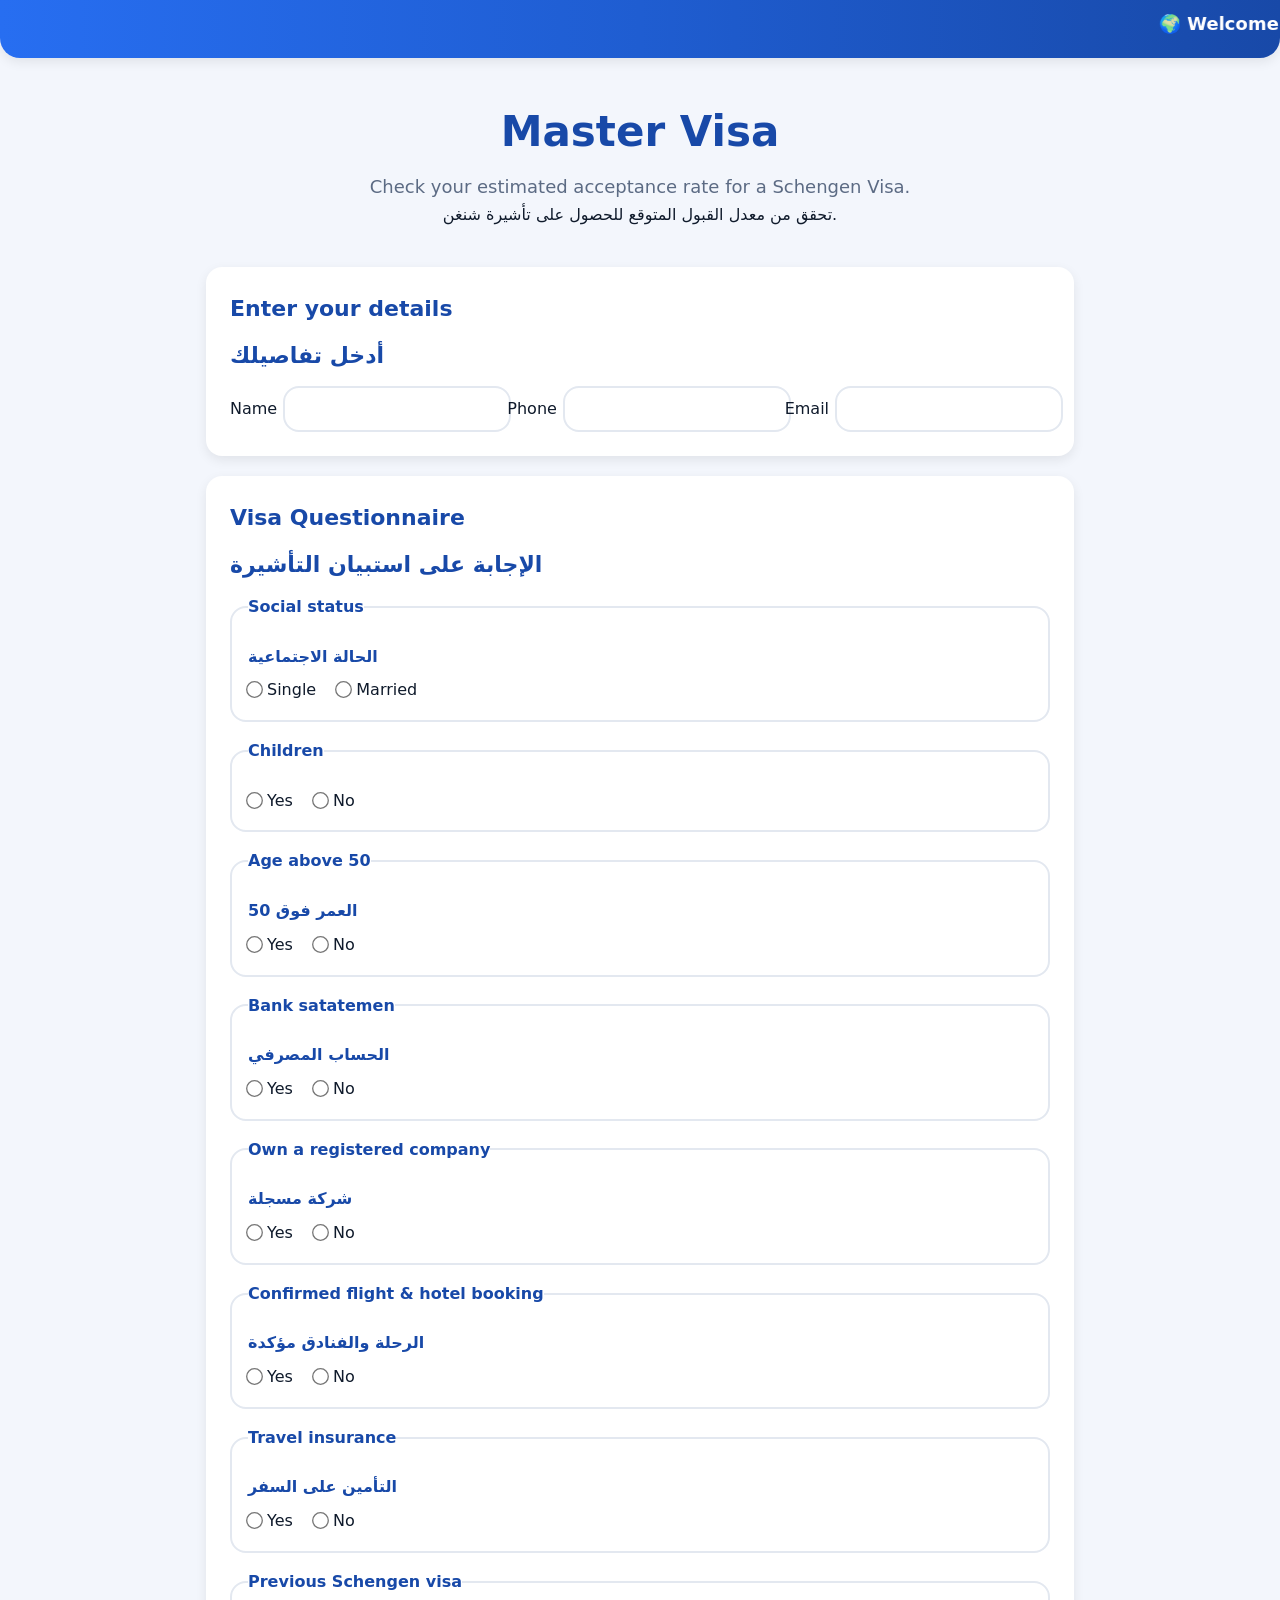
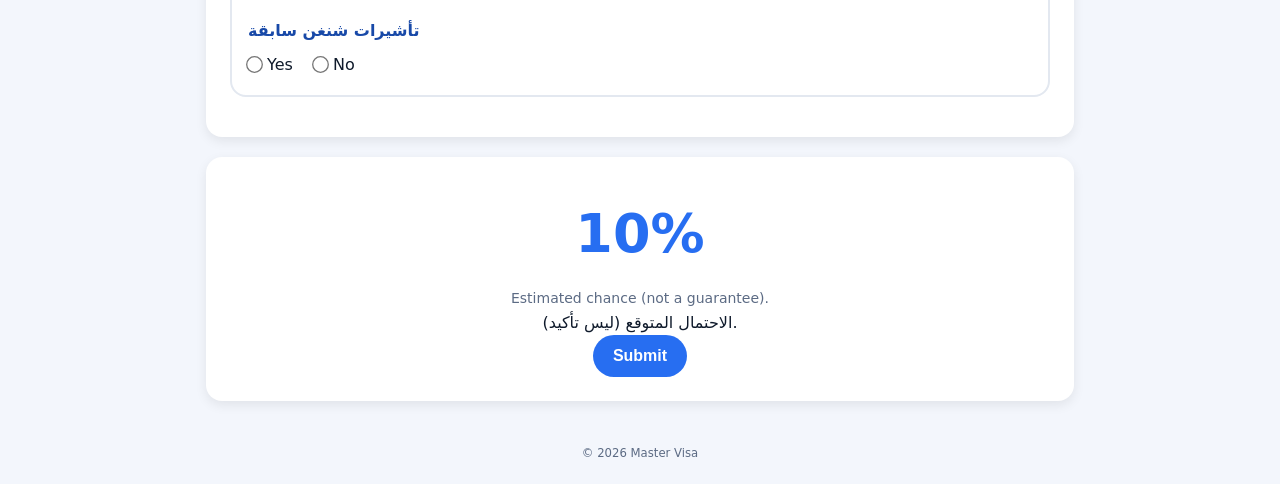
<file: index.html>
<!doctype html>
<html lang="en">
<head>
  <meta charset="utf-8">
  <meta name="viewport" content="width=device-width, initial-scale=1">
  <title>Master Visa - Check</title>
  <link rel="stylesheet" href="lo.css">
</head>
<body>
  <!-- Welcome -->
  <div class="welcome-bar">
    <marquee>🌍 Welcome to Master Visa Website | مرحبا بكم في موقع ماستر فيزا 🌍</marquee>
  </div>

  <!-- Header -->
  <header class="site-header">
    <h1>Master Visa</h1>
    <p class="tagline">Check your estimated acceptance rate for a Schengen Visa.</p>
    <p>تحقق من معدل القبول المتوقع للحصول على تأشيرة شنغن.</p>
  </header>

  <main>
    <!-- User info form -->
    <section class="card">
      <h2>Enter your details</h2>
      <h2>أدخل تفاصيلك</h2>
      <form id="userForm">
        <div class="grid">
          <label>Name <input type="text" id="name" required></label>
          <label>Phone <input type="tel" id="phone" required></label>
          <label class="full">Email <input type="email" id="email" required></label>
        </div>
      </form>
    </section>

    <!-- Questionnaire -->
    <section class="card">
      <h2>Visa Questionnaire</h2>
      <h2>الإجابة على استبيان التأشيرة</h2>
      <form id="quizForm">
        <fieldset>
          <legend>Social status</legend>
          <legend>الحالة الاجتماعية</legend>  
          <label><input type="radio" name="marital" value="single"> Single</label>
          <label><input type="radio" name="marital" value="married"> Married</label>
        </fieldset>

        <fieldset>
          <legend>Children</legend>
          <label><input type="radio" name="children" value="yes"> Yes</label>
          <label><input type="radio" name="children" value="no"> No</label>
        </fieldset>

        <fieldset>
          <legend>Age above 50</legend>
          <legend>العمر فوق 50</legend>
          <label><input type="radio" name="age50" value="yes"> Yes</label>
          <label><input type="radio" name="age50" value="no"> No</label>
        </fieldset>

        <fieldset>
          <legend>Bank  satatemen</legend>
          <legend>الحساب المصرفي</legend>
          <label><input type="radio" name="bank" value="yes"> Yes</label>
          <label><input type="radio" name="bank" value="no"> No</label>
        </fieldset>

        <fieldset>
          <legend>Own a registered company</legend>
          <legend> شركة مسجلة</legend>
          <label><input type="radio" name="company" value="yes"> Yes</label>
          <label><input type="radio" name="company" value="no"> No</label>
        </fieldset>

        <fieldset>
          <legend>Confirmed flight & hotel booking</legend>
          <legend> الرحلة والفنادق مؤكدة</legend>
          <label><input type="radio" name="booking" value="yes"> Yes</label>
          <label><input type="radio" name="booking" value="no"> No</label>
        </fieldset>

        <fieldset>
          <legend>Travel insurance</legend>
          <legend> التأمين على السفر</legend>
          <label><input type="radio" name="insurance" value="yes"> Yes</label>
          <label><input type="radio" name="insurance" value="no"> No</label>
        </fieldset>

        <fieldset>
          <legend>Previous Schengen visa</legend>
          <legend>تأشيرات شنغن سابقة</legend>
          <label><input type="radio" name="prev" value="yes"> Yes</label>
          <label><input type="radio" name="prev" value="no"> No</label>
        </fieldset>
      </form>
    </section>

    <!-- Score + Button -->
    <section class="card score">
      <div id="scoreValue" class="score-value">10%</div>
      <p class="score-help">Estimated chance (not a guarantee).</p>
      <p>الاحتمال المتوقع (ليس تأكيد).</p>
      <button id="submitBtn" class="btn primary">Submit</button>
      
      <p id="errorMsg" class="lead-msg"></p>
    </section>
  </main>

  <footer class="site-footer">
    <small>© <span id="year"></span> Master Visa</small>
  </footer>

  <script src="app.js"></script>
</body>
</html>
</file>
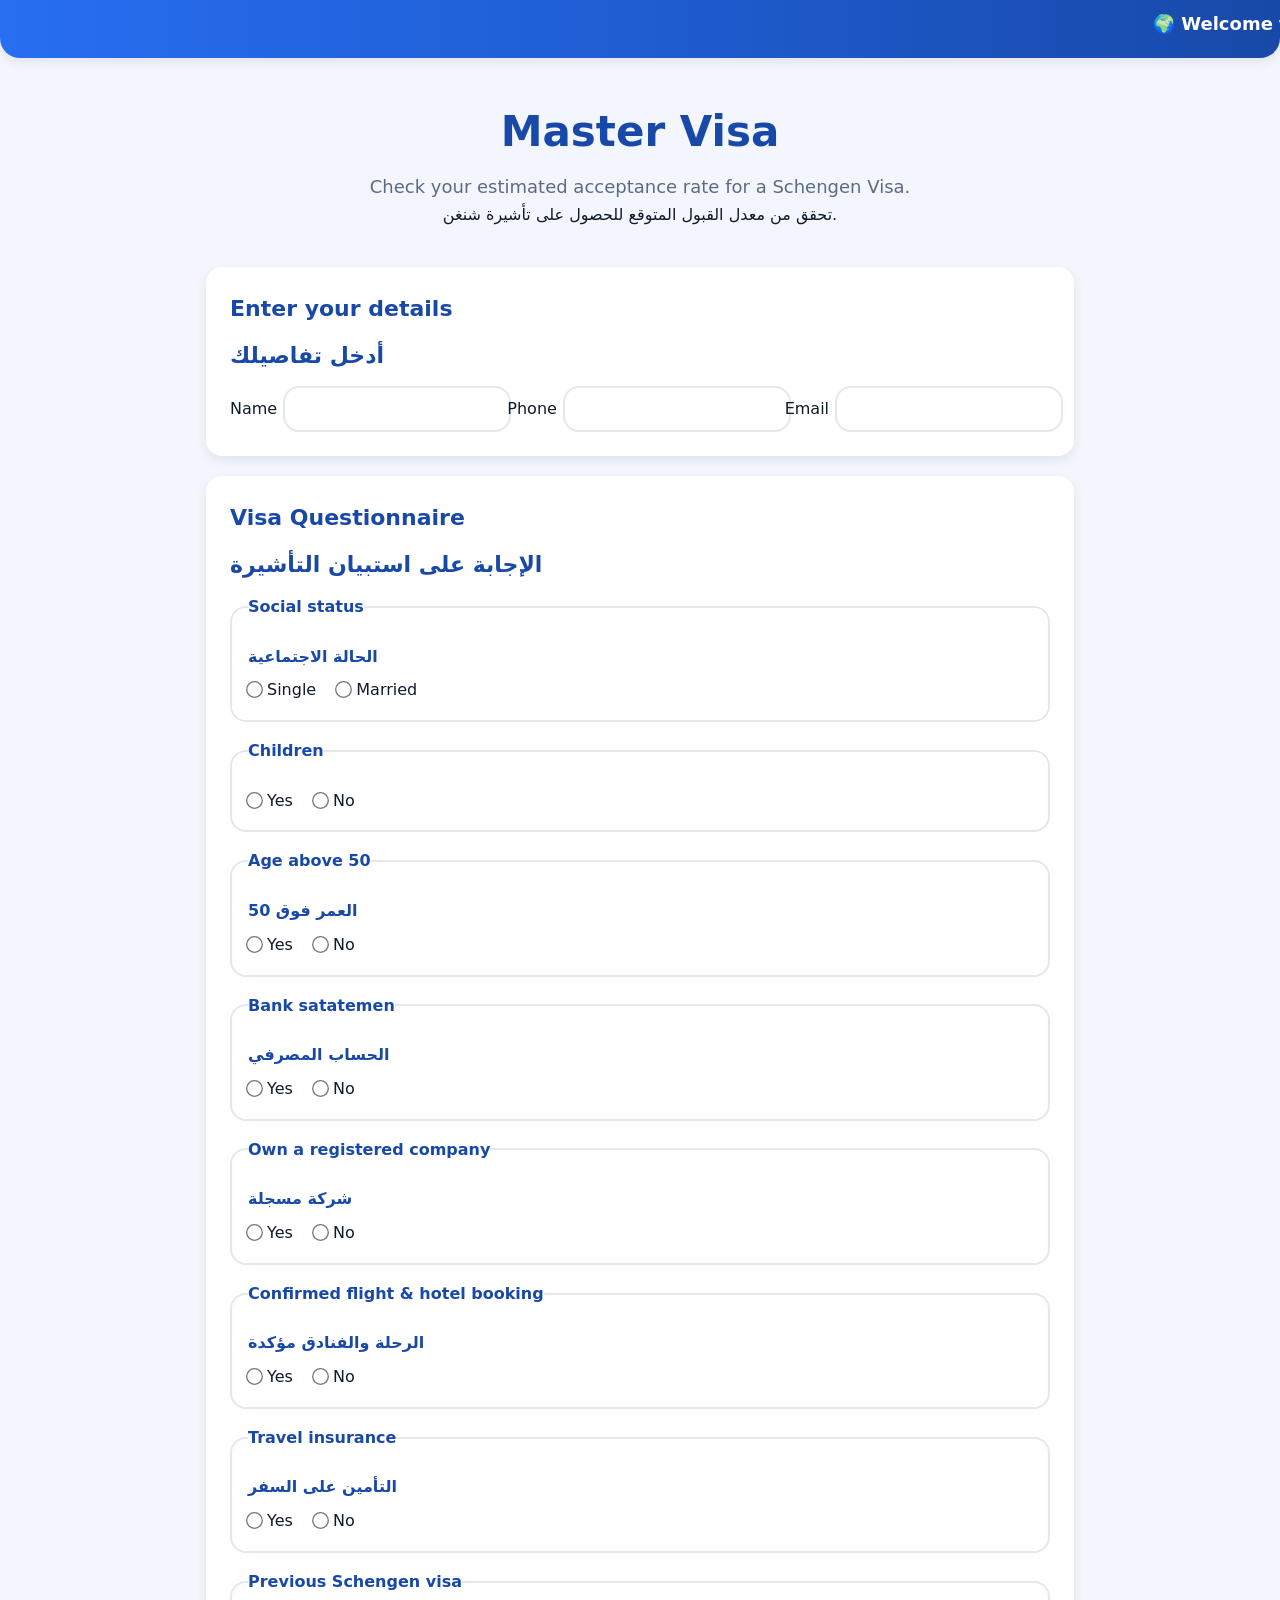
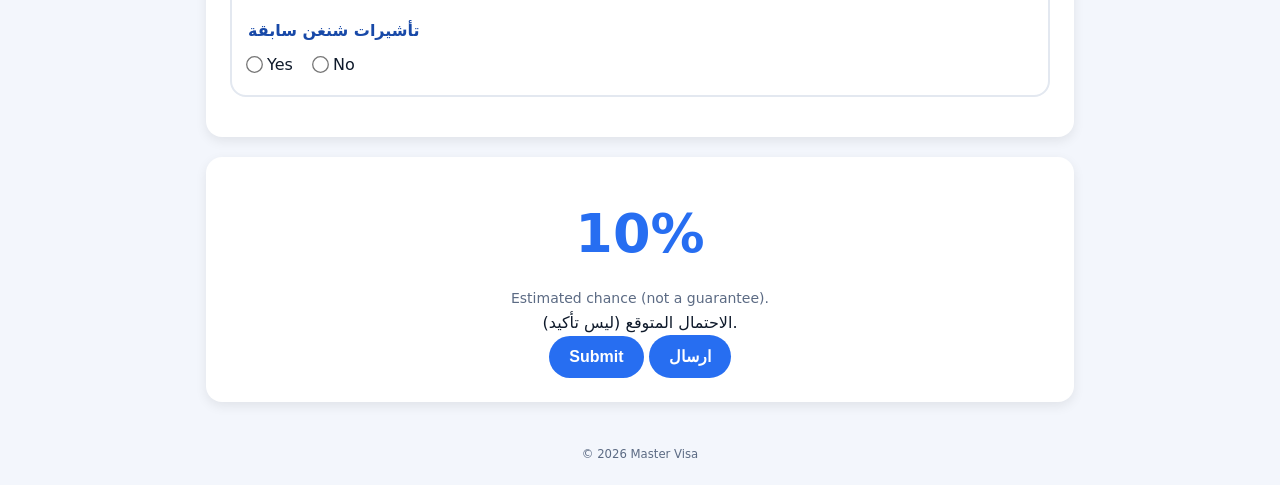
<file: index.html.html>
<!doctype html>
<html lang="en">
<head>
  <meta charset="utf-8">
  <meta name="viewport" content="width=device-width, initial-scale=1">
  <title>Master Visa - Check</title>
  <link rel="stylesheet" href="lo.css">
</head>
<body>
  <!-- Welcome -->
  <div class="welcome-bar">
    <marquee>🌍 Welcome to Master Visa Website | مرحبا بكم في موقع ماستر فيزا 🌍</marquee>
  </div>

  <!-- Header -->
  <header class="site-header">
    <h1>Master Visa</h1>
    <p class="tagline">Check your estimated acceptance rate for a Schengen Visa.</p>
    <p>تحقق من معدل القبول المتوقع للحصول على تأشيرة شنغن.</p>
  </header>

  <main>
    <!-- User info form -->
    <section class="card">
      <h2>Enter your details</h2>
      <h2>أدخل تفاصيلك</h2>
      <form id="userForm">
        <div class="grid">
          <label>Name <input type="text" id="name" required></label>
          <label>Phone <input type="tel" id="phone" required></label>
          <label class="full">Email <input type="email" id="email" required></label>
        </div>
      </form>
    </section>

    <!-- Questionnaire -->
    <section class="card">
      <h2>Visa Questionnaire</h2>
      <h2>الإجابة على استبيان التأشيرة</h2>
      <form id="quizForm">
        <fieldset>
          <legend>Social status</legend>
          <legend>الحالة الاجتماعية</legend>  
          <label><input type="radio" name="marital" value="single"> Single</label>
          <label><input type="radio" name="marital" value="married"> Married</label>
        </fieldset>

        <fieldset>
          <legend>Children</legend>
          <label><input type="radio" name="children" value="yes"> Yes</label>
          <label><input type="radio" name="children" value="no"> No</label>
        </fieldset>

        <fieldset>
          <legend>Age above 50</legend>
          <legend>العمر فوق 50</legend>
          <label><input type="radio" name="age50" value="yes"> Yes</label>
          <label><input type="radio" name="age50" value="no"> No</label>
        </fieldset>

        <fieldset>
          <legend>Bank  satatemen</legend>
          <legend>الحساب المصرفي</legend>
          <label><input type="radio" name="bank" value="yes"> Yes</label>
          <label><input type="radio" name="bank" value="no"> No</label>
        </fieldset>

        <fieldset>
          <legend>Own a registered company</legend>
          <legend> شركة مسجلة</legend>
          <label><input type="radio" name="company" value="yes"> Yes</label>
          <label><input type="radio" name="company" value="no"> No</label>
        </fieldset>

        <fieldset>
          <legend>Confirmed flight & hotel booking</legend>
          <legend> الرحلة والفنادق مؤكدة</legend>
          <label><input type="radio" name="booking" value="yes"> Yes</label>
          <label><input type="radio" name="booking" value="no"> No</label>
        </fieldset>

        <fieldset>
          <legend>Travel insurance</legend>
          <legend> التأمين على السفر</legend>
          <label><input type="radio" name="insurance" value="yes"> Yes</label>
          <label><input type="radio" name="insurance" value="no"> No</label>
        </fieldset>

        <fieldset>
          <legend>Previous Schengen visa</legend>
          <legend>تأشيرات شنغن سابقة</legend>
          <label><input type="radio" name="prev" value="yes"> Yes</label>
          <label><input type="radio" name="prev" value="no"> No</label>
        </fieldset>
      </form>
    </section>

    <!-- Score + Button -->
    <section class="card score">
      <div id="scoreValue" class="score-value">10%</div>
      <p class="score-help">Estimated chance (not a guarantee).</p>
      <p>الاحتمال المتوقع (ليس تأكيد).</p>
      <button id="submitBtn" class="btn primary">Submit</button>
      <button id="submitBtn" class="btn primary">ارسال</button>
      <p id="errorMsg" class="lead-msg"></p>
    </section>
  </main>

  <footer class="site-footer">
    <small>© <span id="year"></span> Master Visa</small>
  </footer>

  <script src="app.js"></script>
</body>
</html>
</file>
<file: lo.css>
/* Master Visa Website - Modern Colorful Style */
:root {
  --bg: #f3f6fc;
  --card: #ffffff;
  --text: #0f1a2b;
  --muted: #5c6b84;
  --primary: #276ef1;
  --primary-dark: #1849a8;
  --accent: #ff6b6b;
  --success: #2ecc71;
  --radius: 16px;
  --transition: 0.3s ease;
  --shadow: 0 4px 12px rgba(0,0,0,0.08);
}

* {
  margin: 0;
  padding: 0;
  box-sizing: border-box;
}

body {
  font-family: 'Inter', system-ui, Arial, sans-serif;
  background: var(--bg);
  color: var(--text);
  line-height: 1.6;
}

/* ===== Welcome Bar ===== */
.welcome-bar {
  background: linear-gradient(90deg, #276ef1, #1f5dd1, #1849a8);
  color: #fff;
  font-size: 18px;
  font-weight: 600;
  padding: 10px 0;
  border-bottom-left-radius: 20px;
  border-bottom-right-radius: 20px;
  box-shadow: var(--shadow);
}

/* ===== Navigation ===== */
.nav-bar {
  background: #fff;
  border-radius: 30px;
  margin: 15px auto;
  padding: 12px 25px;
  max-width: 900px;
  box-shadow: var(--shadow);
  position: sticky;
  top: 0;
  z-index: 100;
}

.nav-bar ul {
  list-style: none;
  display: flex;
  justify-content: center;
  gap: 25px;
}

.nav-bar a {
  text-decoration: none;
  color: var(--text);
  font-weight: 600;
  font-size: 17px;
  padding: 8px 15px;
  border-radius: 20px;
  transition: var(--transition);
}

.nav-bar a:hover {
  background: var(--primary);
  color: #fff;
  box-shadow: 0 3px 8px rgba(39,110,241,0.3);
  transform: translateY(-2px);
}

/* ===== Header ===== */
.site-header {
  text-align: center;
  padding: 40px 20px 20px;
}

.site-header h1 {
  font-size: 42px;
  font-weight: 800;
  margin-bottom: 8px;
  color: var(--primary-dark);
}

.tagline {
  font-size: 18px;
  color: var(--muted);
}

/* ===== Main Content ===== */
main {
  max-width: 900px;
  margin: 20px auto;
  padding: 0 16px;
  display: grid;
  gap: 20px;
}

/* ===== Cards ===== */
.card {
  background: var(--card);
  border-radius: var(--radius);
  padding: 24px;
  box-shadow: var(--shadow);
  transition: transform var(--transition), box-shadow var(--transition);
}

.card:hover {
  transform: translateY(-3px);
  box-shadow: 0 6px 18px rgba(0,0,0,0.12);
}

.card h2 {
  font-size: 22px;
  margin-bottom: 12px;
  color: var(--primary-dark);
}

/* ===== Score Section ===== */
.score {
  text-align: center;
}

.score-value {
  font-size: 54px;
  font-weight: 700;
  margin: 10px 0;
  color: var(--primary);
  transition: color var(--transition), transform var(--transition);
}

.score-value:hover {
  color: var(--accent);
  transform: scale(1.05);
}

.score-help {
  font-size: 14px;
  color: var(--muted);
}

/* ===== Forms ===== */
form fieldset {
  border: 2px solid #e3e8f0;
  border-radius: var(--radius);
  padding: 16px;
  margin-bottom: 16px;
  transition: border-color var(--transition);
}

form fieldset:hover {
  border-color: var(--primary);
}

legend {
  font-weight: 600;
  margin-bottom: 8px;
  color: var(--primary-dark);
}

label {
  display: inline-flex;
  align-items: center;
  margin-right: 16px;
  gap: 6px;
  font-size: 16px;
  cursor: pointer;
}

input[type="radio"] {
  transform: scale(1.3);
}

/* ===== Buttons ===== */
.btn {
  display: inline-block;
  padding: 12px 20px;
  border-radius: 25px;
  border: none;
  font-size: 16px;
  font-weight: 600;
  cursor: pointer;
  transition: var(--transition);
  text-align: center;
}

.btn.primary {
  background: var(--primary);
  color: #fff;
}

.btn.primary:hover {
  background: var(--primary-dark);
  transform: translateY(-2px);
}

.btn.outline {
  background: transparent;
  border: 2px solid var(--primary);
  color: var(--primary);
}

.btn.outline:hover {
  background: var(--primary);
  color: #fff;
}

/* ===== Lead Form ===== */
.grid {
  display: grid;
  gap: 12px;
  grid-template-columns: repeat(auto-fit, minmax(200px, 1fr));
}

input[type="text"],
input[type="tel"],
input[type="email"] {
  padding: 12px;
  border: 2px solid #e3e8f0;
  border-radius: var(--radius);
  font-size: 16px;
  transition: var(--transition);
}

input:focus {
  border-color: var(--primary);
  box-shadow: 0 0 0 3px rgba(39,110,241,0.15);
  outline: none;
}

/* ===== Modal ===== */
.modal {
  position: fixed;
  inset: 0;
  display: none;
  align-items: center;
  justify-content: center;
  background: rgba(0,0,0,0.45);
}

.modal[aria-hidden="false"] {
  display: flex;
  animation: fadeIn 0.3s ease;
}

.modal-content {
  background: var(--card);
  border-radius: var(--radius);
  padding: 24px;
  box-shadow: 0 8px 20px rgba(0,0,0,0.25);
  max-width: 500px;
  width: 90%;
  animation: slideUp 0.3s ease;
}

.slots {
  display: grid;
  gap: 10px;
  margin: 20px 0;
}

.slot {
  padding: 12px;
  border-radius: var(--radius);
  border: 2px solid #e3e8f0;
  text-align: center;
  cursor: pointer;
  transition: var(--transition);
}

.slot:hover {
  background: var(--primary);
  color: #fff;
  border-color: var(--primary);
}

.slot.selected {
  background: var(--success);
  color: #fff;
  border-color: var(--success);
}

@keyframes fadeIn {
  from { opacity: 0 }
  to { opacity: 1 }
}

@keyframes slideUp {
  from { transform: translateY(40px); opacity: 0 }
  to { transform: translateY(0); opacity: 1 }
}

/* ===== Footer ===== */
.site-footer {
  text-align: center;
  padding: 20px;
  font-size: 14px;
  color: var(--muted);
}
</file>
